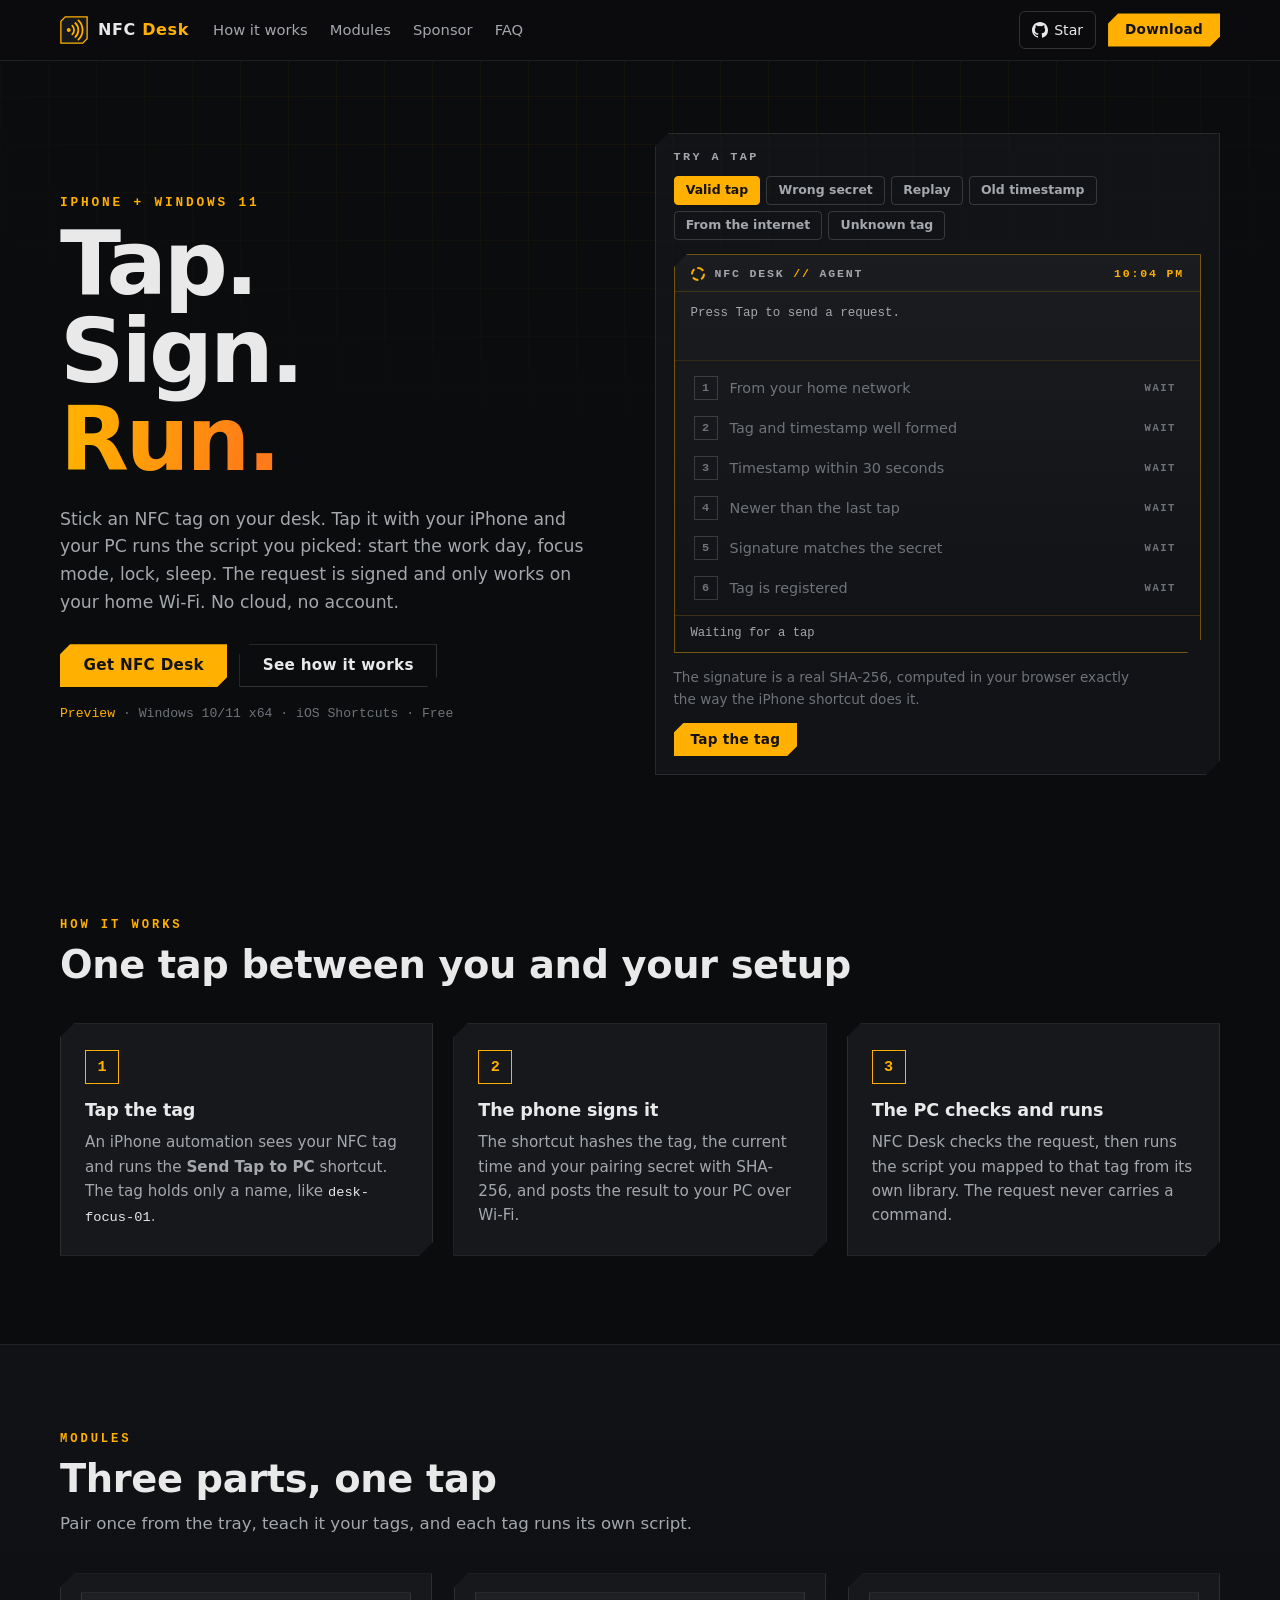
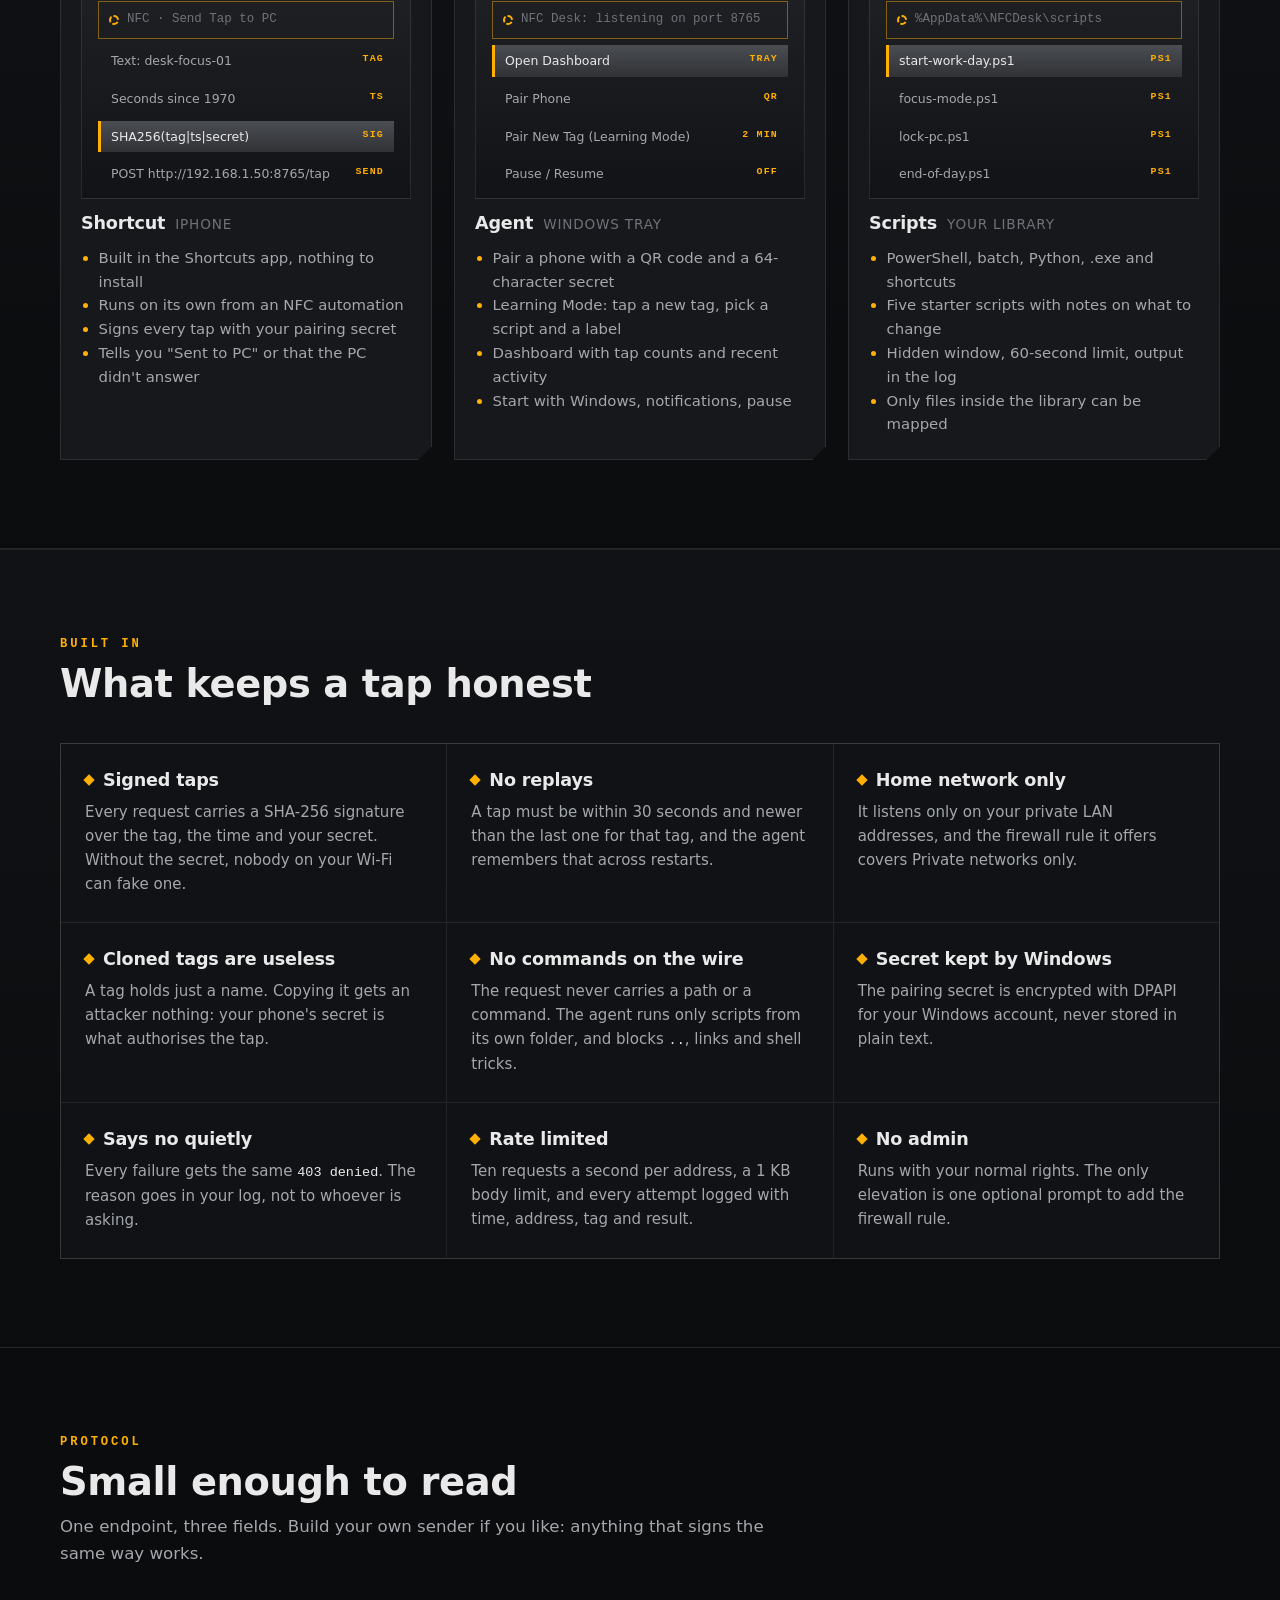
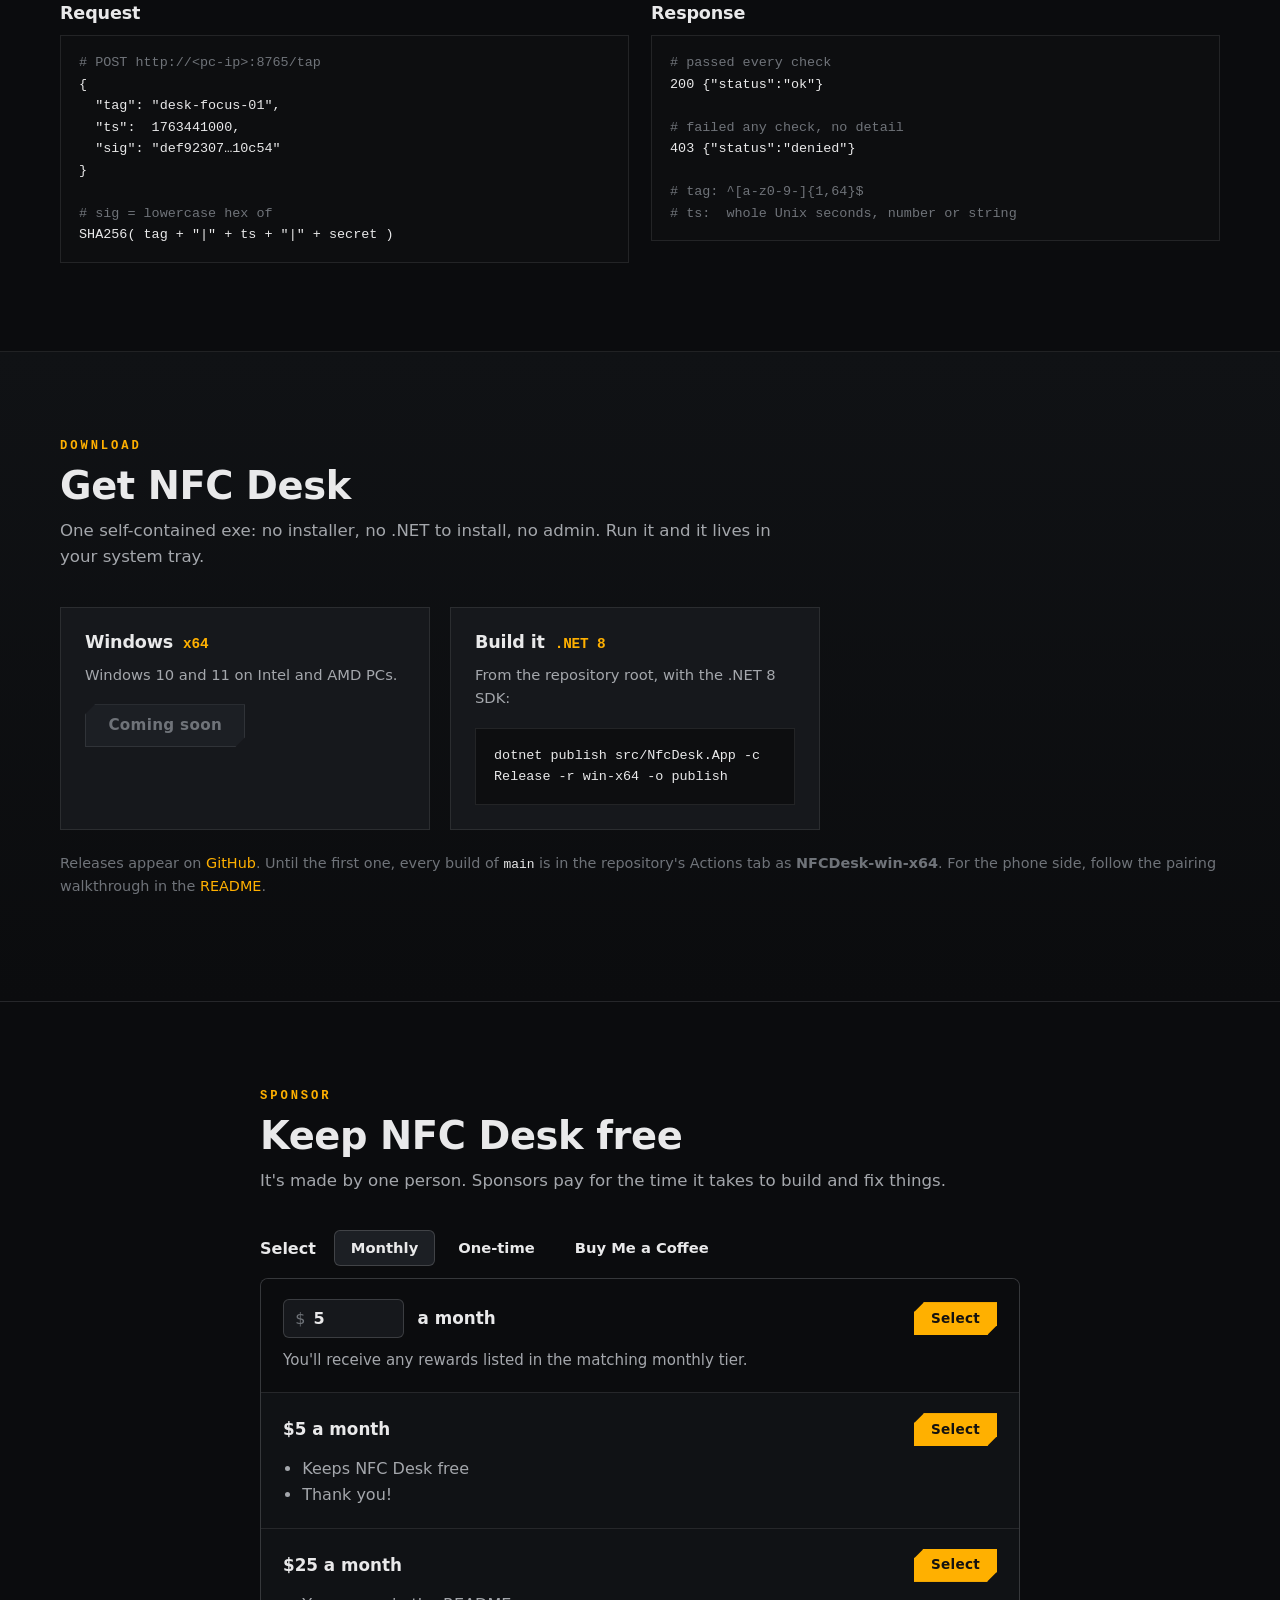
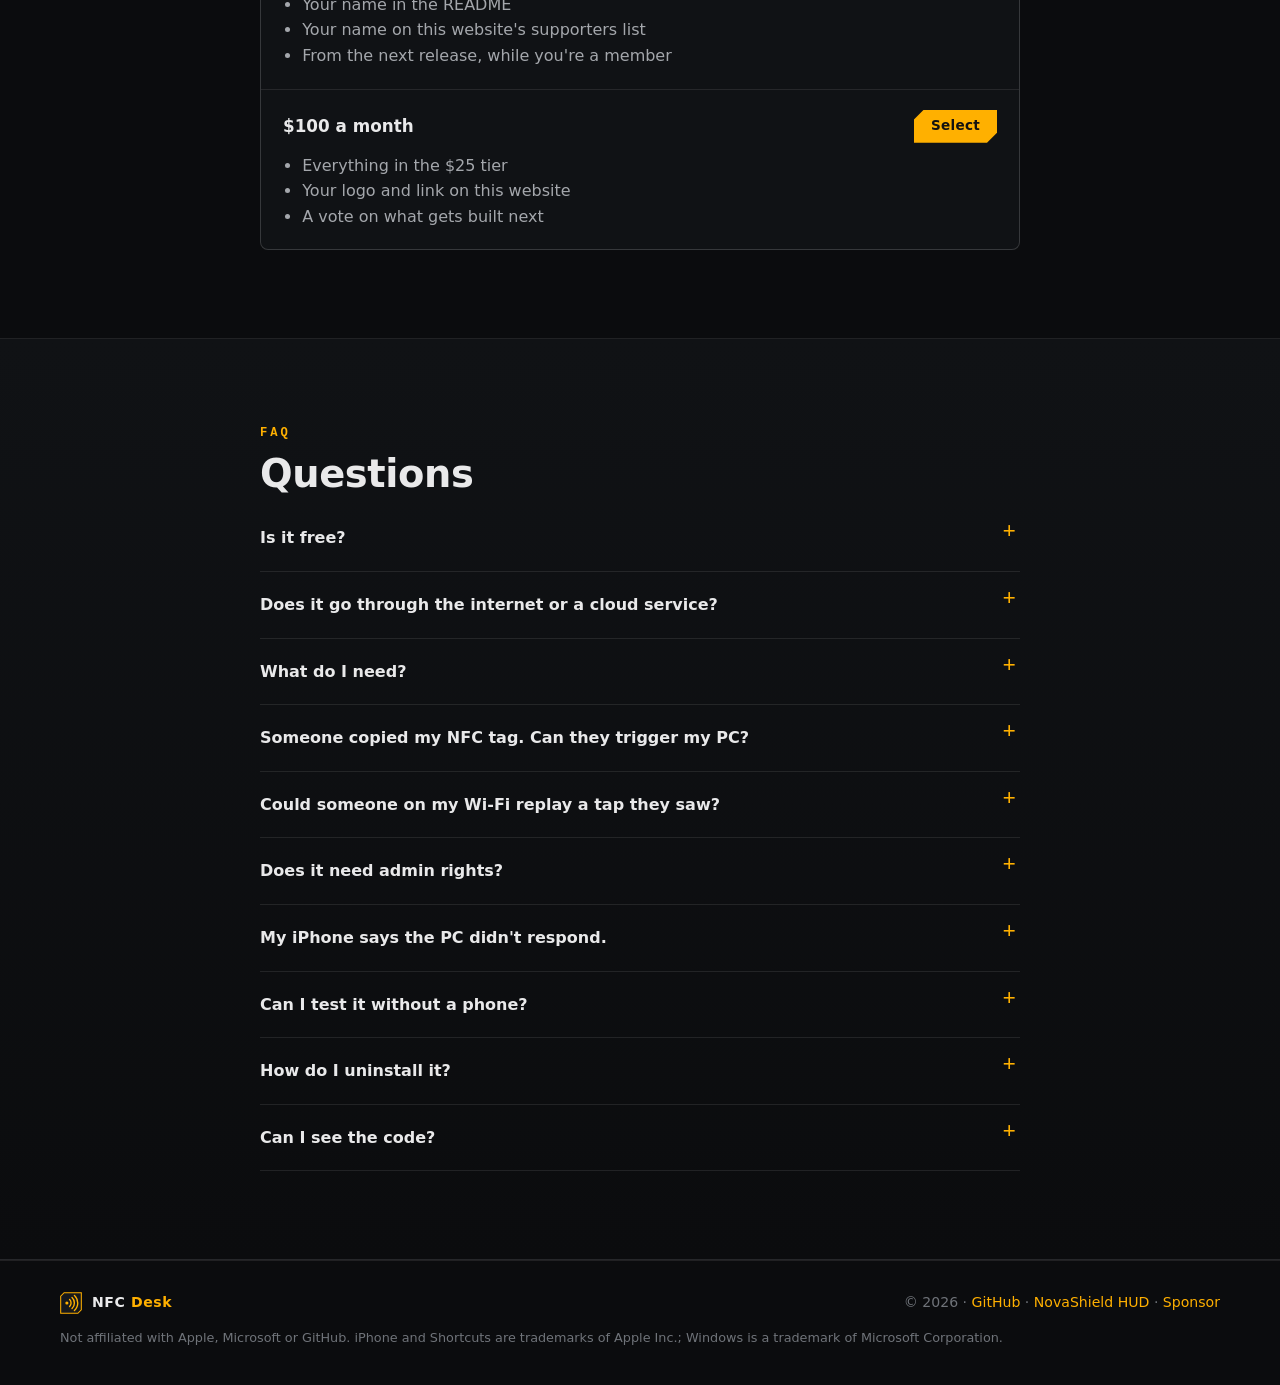
<file: docs/index.html>
<!doctype html>
<html lang="en">
<head>
  <meta charset="utf-8">
  <meta name="viewport" content="width=device-width, initial-scale=1">
  <title>NFC Desk: tap your phone, run your PC</title>
  <meta name="description" content="A Windows tray app that runs your own scripts when your iPhone taps an NFC tag. Signed requests over your home Wi-Fi. Nothing leaves your network.">
  <meta property="og:title" content="NFC Desk">
  <meta property="og:description" content="Tap an NFC tag with your iPhone, and your Windows PC runs the script you chose.">
  <meta property="og:image" content="img/icon-180.png">
  <link rel="icon" href="img/icon.svg" type="image/svg+xml">
  <link rel="apple-touch-icon" href="img/icon-180.png">
  <link rel="stylesheet" href="style.css">
</head>
<body>

<header class="nav">
  <div class="wrap nav-in">
    <a class="brand" href="#top"><img src="img/icon.svg" alt="" width="28" height="28"><span>NFC <b>Desk</b></span></a>
    <nav class="links" aria-label="Sections">
      <a href="#how">How it works</a>
      <a href="#modules">Modules</a>
      <a href="#sponsor">Sponsor</a>
      <a href="#faq">FAQ</a>
    </nav>
    <div class="nav-cta">
      <a class="gh" href="https://github.com/muchkurisrivardhan/NFCS" aria-label="Star on GitHub">
        <svg viewBox="0 0 16 16" width="16" height="16" aria-hidden="true"><path fill="currentColor" d="M8 0C3.58 0 0 3.58 0 8c0 3.54 2.29 6.53 5.47 7.59.4.07.55-.17.55-.38v-1.33c-2.23.48-2.7-1.07-2.7-1.07-.36-.92-.89-1.17-.89-1.17-.73-.5.06-.49.06-.49.8.06 1.23.83 1.23.83.72 1.22 1.88.87 2.33.66.07-.52.28-.87.5-1.07-1.78-.2-3.65-.89-3.65-3.95 0-.87.31-1.59.82-2.15-.08-.2-.36-1.02.08-2.12 0 0 .67-.21 2.2.82a7.6 7.6 0 0 1 4 0c1.53-1.04 2.2-.82 2.2-.82.44 1.1.16 1.92.08 2.12.51.56.82 1.27.82 2.15 0 3.07-1.87 3.75-3.65 3.95.29.25.54.73.54 1.48v2.2c0 .21.15.46.55.38A8 8 0 0 0 16 8c0-4.42-3.58-8-8-8Z"/></svg>
        <span>Star</span><span class="stars" id="stars" hidden></span>
      </a>
      <a class="btn btn-sm" href="#download">Download</a>
    </div>
  </div>
</header>

<main id="top">

  <!-- ============================== hero ============================== -->
  <section class="hero">
    <div class="wrap hero-in">
      <div class="hero-copy">
        <p class="kicker">iPhone + Windows 11</p>
        <h1>Tap.<br>Sign.<br><span class="grad">Run.</span></h1>
        <p class="lede">Stick an NFC tag on your desk. Tap it with your iPhone and your PC runs the script you picked: start the work day, focus mode, lock, sleep. The request is signed and only works on your home Wi-Fi. No cloud, no account.</p>
        <div class="cta">
          <a class="btn" href="#download">Get NFC Desk</a>
          <a class="btn btn-ghost" href="#how">See how it works</a>
        </div>
        <p class="meta"><span>Preview</span> · Windows 10/11 x64 · iOS Shortcuts · Free</p>
      </div>

      <!-- A working model of the agent: signs a real request in your browser and runs the six checks -->
      <div class="sim" id="sim">
        <div class="sim-head">
          <span class="tag">Try a tap</span>
          <div class="scen" role="radiogroup" aria-label="Scenario">
            <button role="radio" aria-checked="true" data-scen="ok">Valid tap</button>
            <button role="radio" aria-checked="false" data-scen="sig">Wrong secret</button>
            <button role="radio" aria-checked="false" data-scen="replay">Replay</button>
            <button role="radio" aria-checked="false" data-scen="skew">Old timestamp</button>
            <button role="radio" aria-checked="false" data-scen="wan">From the internet</button>
            <button role="radio" aria-checked="false" data-scen="unknown">Unknown tag</button>
          </div>
        </div>
        <div class="term">
          <div class="term-head"><span class="ring" aria-hidden="true"></span><span>NFC DESK <i>//</i> AGENT</span><span class="bar-time" id="clock">--:--</span></div>
          <pre class="req" id="req" aria-live="polite">Press Tap to send a request.</pre>
          <ol class="checks" id="checks">
            <li data-i="0"><span class="n">1</span><span class="t">From your home network</span><span class="r">WAIT</span></li>
            <li data-i="1"><span class="n">2</span><span class="t">Tag and timestamp well formed</span><span class="r">WAIT</span></li>
            <li data-i="2"><span class="n">3</span><span class="t">Timestamp within 30 seconds</span><span class="r">WAIT</span></li>
            <li data-i="3"><span class="n">4</span><span class="t">Newer than the last tap</span><span class="r">WAIT</span></li>
            <li data-i="4"><span class="n">5</span><span class="t">Signature matches the secret</span><span class="r">WAIT</span></li>
            <li data-i="5"><span class="n">6</span><span class="t">Tag is registered</span><span class="r">WAIT</span></li>
          </ol>
          <div class="term-foot"><span class="resp" id="resp">Waiting for a tap</span><span id="action"></span></div>
        </div>
        <div class="sim-foot">
          <p class="sim-hint">The signature is a real SHA-256, computed in your browser exactly the way the iPhone shortcut does it.</p>
          <button class="btn btn-sm" id="tap" type="button">Tap the tag</button>
        </div>
      </div>
    </div>
  </section>

  <!-- ============================ steps ============================ -->
  <section class="section" id="how">
    <div class="wrap">
      <p class="eyebrow">How it works</p>
      <h2>One tap between you and your setup</h2>
      <ol class="steps">
        <li><span class="num">1</span><h3>Tap the tag</h3><p>An iPhone automation sees your NFC tag and runs the <b>Send Tap to PC</b> shortcut. The tag holds only a name, like <code>desk-focus-01</code>.</p></li>
        <li><span class="num">2</span><h3>The phone signs it</h3><p>The shortcut hashes the tag, the current time and your pairing secret with SHA-256, and posts the result to your PC over Wi-Fi.</p></li>
        <li><span class="num">3</span><h3>The PC checks and runs</h3><p>NFC Desk checks the request, then runs the script you mapped to that tag from its own library. The request never carries a command.</p></li>
      </ol>
    </div>
  </section>

  <!-- ============================ modules ============================ -->
  <section class="section alt" id="modules">
    <div class="wrap">
      <p class="eyebrow">Modules</p>
      <h2>Three parts, one tap</h2>
      <p class="sub">Pair once from the tray, teach it your tags, and each tag runs its own script.</p>
      <div class="cards3">
        <article class="card">
          <div class="card-art art" aria-hidden="true">
            <div class="mini-bar"><span></span>NFC · Send Tap to PC</div>
            <div class="mini-row">Text: desk-focus-01<em>TAG</em></div>
            <div class="mini-row">Seconds since 1970<em>TS</em></div>
            <div class="mini-row on">SHA256(tag|ts|secret)<em>SIG</em></div>
            <div class="mini-row">POST http://192.168.1.50:8765/tap<em>SEND</em></div>
          </div>
          <h3>Shortcut <span>iPhone</span></h3>
          <ul>
            <li>Built in the Shortcuts app, nothing to install</li>
            <li>Runs on its own from an NFC automation</li>
            <li>Signs every tap with your pairing secret</li>
            <li>Tells you "Sent to PC" or that the PC didn't answer</li>
          </ul>
        </article>
        <article class="card">
          <div class="card-art art" aria-hidden="true">
            <div class="mini-bar"><span></span>NFC Desk: listening on port 8765</div>
            <div class="mini-row on">Open Dashboard<em>TRAY</em></div>
            <div class="mini-row">Pair Phone<em>QR</em></div>
            <div class="mini-row">Pair New Tag (Learning Mode)<em>2 MIN</em></div>
            <div class="mini-row">Pause / Resume<em>OFF</em></div>
          </div>
          <h3>Agent <span>Windows tray</span></h3>
          <ul>
            <li>Pair a phone with a QR code and a 64-character secret</li>
            <li>Learning Mode: tap a new tag, pick a script and a label</li>
            <li>Dashboard with tap counts and recent activity</li>
            <li>Start with Windows, notifications, pause</li>
          </ul>
        </article>
        <article class="card">
          <div class="card-art art" aria-hidden="true">
            <div class="mini-bar"><span></span>%AppData%\NFCDesk\scripts</div>
            <div class="mini-row on">start-work-day.ps1<em>PS1</em></div>
            <div class="mini-row">focus-mode.ps1<em>PS1</em></div>
            <div class="mini-row">lock-pc.ps1<em>PS1</em></div>
            <div class="mini-row">end-of-day.ps1<em>PS1</em></div>
          </div>
          <h3>Scripts <span>your library</span></h3>
          <ul>
            <li>PowerShell, batch, Python, .exe and shortcuts</li>
            <li>Five starter scripts with notes on what to change</li>
            <li>Hidden window, 60-second limit, output in the log</li>
            <li>Only files inside the library can be mapped</li>
          </ul>
        </article>
      </div>
    </div>
  </section>

  <!-- ============================ features ============================ -->
  <section class="section alt">
    <div class="wrap">
      <p class="eyebrow">Built in</p>
      <h2>What keeps a tap honest</h2>
      <div class="grid">
        <div class="feat"><h3>Signed taps</h3><p>Every request carries a SHA-256 signature over the tag, the time and your secret. Without the secret, nobody on your Wi-Fi can fake one.</p></div>
        <div class="feat"><h3>No replays</h3><p>A tap must be within 30 seconds and newer than the last one for that tag, and the agent remembers that across restarts.</p></div>
        <div class="feat"><h3>Home network only</h3><p>It listens only on your private LAN addresses, and the firewall rule it offers covers Private networks only.</p></div>
        <div class="feat"><h3>Cloned tags are useless</h3><p>A tag holds just a name. Copying it gets an attacker nothing: your phone's secret is what authorises the tap.</p></div>
        <div class="feat"><h3>No commands on the wire</h3><p>The request never carries a path or a command. The agent runs only scripts from its own folder, and blocks <code>..</code>, links and shell tricks.</p></div>
        <div class="feat"><h3>Secret kept by Windows</h3><p>The pairing secret is encrypted with DPAPI for your Windows account, never stored in plain text.</p></div>
        <div class="feat"><h3>Says no quietly</h3><p>Every failure gets the same <code>403 denied</code>. The reason goes in your log, not to whoever is asking.</p></div>
        <div class="feat"><h3>Rate limited</h3><p>Ten requests a second per address, a 1 KB body limit, and every attempt logged with time, address, tag and result.</p></div>
        <div class="feat"><h3>No admin</h3><p>Runs with your normal rights. The only elevation is one optional prompt to add the firewall rule.</p></div>
      </div>
    </div>
  </section>

  <!-- ============================ protocol ============================ -->
  <section class="section">
    <div class="wrap">
      <p class="eyebrow">Protocol</p>
      <h2>Small enough to read</h2>
      <p class="sub">One endpoint, three fields. Build your own sender if you like: anything that signs the same way works.</p>
      <div class="proto">
        <div>
          <h3>Request</h3>
<pre class="code"><span class="c"># POST http://&lt;pc-ip&gt;:8765/tap</span>
{
  "tag": "desk-focus-01",
  "ts":  1763441000,
  "sig": "def92307…10c54"
}

<span class="c"># sig = lowercase hex of</span>
SHA256( tag + "|" + ts + "|" + secret )</pre>
        </div>
        <div>
          <h3>Response</h3>
<pre class="code"><span class="c"># passed every check</span>
200 {"status":"ok"}

<span class="c"># failed any check, no detail</span>
403 {"status":"denied"}

<span class="c"># tag: ^[a-z0-9-]{1,64}$
# ts:  whole Unix seconds, number or string</span></pre>
        </div>
      </div>
    </div>
  </section>

  <!-- ============================ download ============================ -->
  <section class="section alt" id="download">
    <div class="wrap">
      <p class="eyebrow">Download</p>
      <h2>Get NFC Desk</h2>
      <p class="sub">One self-contained exe: no installer, no .NET to install, no admin. Run it and it lives in your system tray.</p>
      <div class="dl">
        <div class="dl-card">
          <h3>Windows <span>x64</span></h3>
          <p>Windows 10 and 11 on Intel and AMD PCs.</p>
          <a class="btn btn-disabled dl-link" data-asset="NFCDesk.exe" aria-disabled="true">Coming soon</a>
        </div>
        <div class="dl-card">
          <h3>Build it <span>.NET 8</span></h3>
          <p>From the repository root, with the .NET 8 SDK:</p>
          <pre class="code">dotnet publish src/NfcDesk.App -c Release -r win-x64 -o publish</pre>
        </div>
      </div>
      <p class="note" id="dl-note">Releases appear on <a href="https://github.com/muchkurisrivardhan/NFCS/releases">GitHub</a>. Until the first one, every build of <code>main</code> is in the repository's Actions tab as <b>NFCDesk-win-x64</b>. For the phone side, follow the pairing walkthrough in the <a href="https://github.com/muchkurisrivardhan/NFCS#readme">README</a>.</p>
    </div>
  </section>

  <!-- ============================ sponsor ============================ -->
  <section class="section" id="sponsor">
    <div class="wrap narrow">
      <p class="eyebrow">Sponsor</p>
      <h2>Keep NFC Desk free</h2>
      <p class="sub">It's made by one person. Sponsors pay for the time it takes to build and fix things.</p>

      <div class="sponsor">
        <div class="sp-tabs" role="tablist" aria-label="How to sponsor">
          <span class="sp-label">Select</span>
          <button role="tab" aria-selected="true" data-tab="monthly">Monthly</button>
          <button role="tab" aria-selected="false" data-tab="once">One-time</button>
          <button role="tab" aria-selected="false" data-tab="coffee">Buy Me a Coffee</button>
        </div>

        <div class="sp-panel" data-panel="monthly">
          <div class="tier custom">
            <div class="tier-row"><label class="amount"><span>$</span><input id="monthly-amount" type="number" min="1" step="1" value="5" aria-label="Monthly amount in dollars"></label><b>a month</b><a class="btn btn-sm sponsor-link" data-kind="sponsors" href="#">Select</a></div>
            <p>You'll receive any rewards listed in the matching monthly tier.</p>
          </div>
          <div class="tier">
            <div class="tier-row"><b>$5 a month</b><a class="btn btn-sm sponsor-link" data-kind="sponsors" data-amt="5" href="#">Select</a></div>
            <ul><li>Keeps NFC Desk free</li><li>Thank you!</li></ul>
          </div>
          <div class="tier">
            <div class="tier-row"><b>$25 a month</b><a class="btn btn-sm sponsor-link" data-kind="sponsors" data-amt="25" href="#">Select</a></div>
            <ul><li>Your name in the README</li><li>Your name on this website's supporters list</li><li>From the next release, while you're a member</li></ul>
          </div>
          <div class="tier">
            <div class="tier-row"><b>$100 a month</b><a class="btn btn-sm sponsor-link" data-kind="sponsors" data-amt="100" href="#">Select</a></div>
            <ul><li>Everything in the $25 tier</li><li>Your logo and link on this website</li><li>A vote on what gets built next</li></ul>
          </div>
        </div>

        <div class="sp-panel" data-panel="once" hidden>
          <div class="tier">
            <div class="tier-row amounts">
              <button class="amt" data-amt="5">$5</button><button class="amt" data-amt="10">$10</button><button class="amt" data-amt="25">$25</button><button class="amt" data-amt="50">$50</button>
            </div>
            <p>A one-time thank-you through GitHub Sponsors. No account needed beyond GitHub.</p>
            <div class="tier-row"><span></span><a class="btn btn-sm sponsor-link" data-kind="sponsors-once" href="#">Sponsor once</a></div>
          </div>
        </div>

        <div class="sp-panel" data-panel="coffee" hidden>
          <div class="tier">
            <div class="tier-row"><b>Buy me a coffee</b><a class="btn btn-sm sponsor-link" data-kind="coffee" href="#">Open Buy Me a Coffee</a></div>
            <p>Card or PayPal, one-time or monthly, without a GitHub account.</p>
          </div>
        </div>

        <p class="sp-soon" id="sp-soon" hidden>GitHub Sponsors opens soon. Buy Me a Coffee works today.</p>
      </div>
    </div>
  </section>

  <!-- ============================ faq ============================ -->
  <section class="section alt" id="faq">
    <div class="wrap narrow">
      <p class="eyebrow">FAQ</p>
      <h2>Questions</h2>
      <details><summary>Is it free?</summary><p>Yes. NFC Desk and the iPhone shortcut are free. Sponsors keep it that way.</p></details>
      <details><summary>Does it go through the internet or a cloud service?</summary><p>No. The phone talks straight to your PC over your home Wi-Fi. The agent only accepts requests from private network addresses, and there's no account or telemetry.</p></details>
      <details><summary>What do I need?</summary><p>A Windows 10 or 11 PC, an iPhone that can run NFC automations in Shortcuts, and any blank NFC tags. The phone and the PC must be on the same home network.</p></details>
      <details><summary>Someone copied my NFC tag. Can they trigger my PC?</summary><p>No. The tag only holds a name. A tap counts only when it's signed with the secret stored on your phone, so a copied tag tapped with another phone is refused.</p></details>
      <details><summary>Could someone on my Wi-Fi replay a tap they saw?</summary><p>No. Each tap includes the time, must arrive within 30 seconds, and must be newer than the last accepted tap for that tag. A captured request is refused the second time.</p></details>
      <details><summary>Does it need admin rights?</summary><p>No. It runs as you. The first time it starts, it offers to add a Windows Firewall rule for Private networks; that one step asks for permission, and you can skip it and add the rule yourself.</p></details>
      <details><summary>My iPhone says the PC didn't respond.</summary><p>Check that NFC Desk is running, that the phone is on the same Wi-Fi, and that the network is set to Private in Windows (the tray tooltip warns you when it isn't). If your PC's address changed, copy the new URL from Pair Phone into the shortcut, or reserve the address in your router.</p></details>
      <details><summary>Can I test it without a phone?</summary><p>Yes. <code>tools/send-test-tap.ps1</code> sends signed taps from PowerShell, including deliberately bad ones (wrong signature, old timestamp, replays) so you can watch the log refuse them.</p></details>
      <details><summary>How do I uninstall it?</summary><p>Turn off Start with Windows, quit from the tray, delete the exe and the <code>%AppData%\NFCDesk</code> folder, and remove the "NFC Desk Agent" firewall rule if you added it.</p></details>
      <details><summary>Can I see the code?</summary><p>Yes, it's public on <a href="https://github.com/muchkurisrivardhan/NFCS">GitHub</a>, along with SECURITY.md, which explains the threat model and what each check stops.</p></details>
    </div>
  </section>

</main>

<footer class="foot">
  <div class="wrap foot-in">
    <span class="brand"><img src="img/icon.svg" alt="" width="22" height="22"><span>NFC <b>Desk</b></span></span>
    <span>© 2026 · <a href="https://github.com/muchkurisrivardhan/NFCS">GitHub</a> · <a href="https://muchkurisrivardhan.github.io/NovaShieldHUD/">NovaShield HUD</a> · <a href="#sponsor">Sponsor</a></span>
    <span class="fine">Not affiliated with Apple, Microsoft or GitHub. iPhone and Shortcuts are trademarks of Apple Inc.; Windows is a trademark of Microsoft Corporation.</span>
  </div>
</footer>

<script src="app.js"></script>
</body>
</html>
</file>
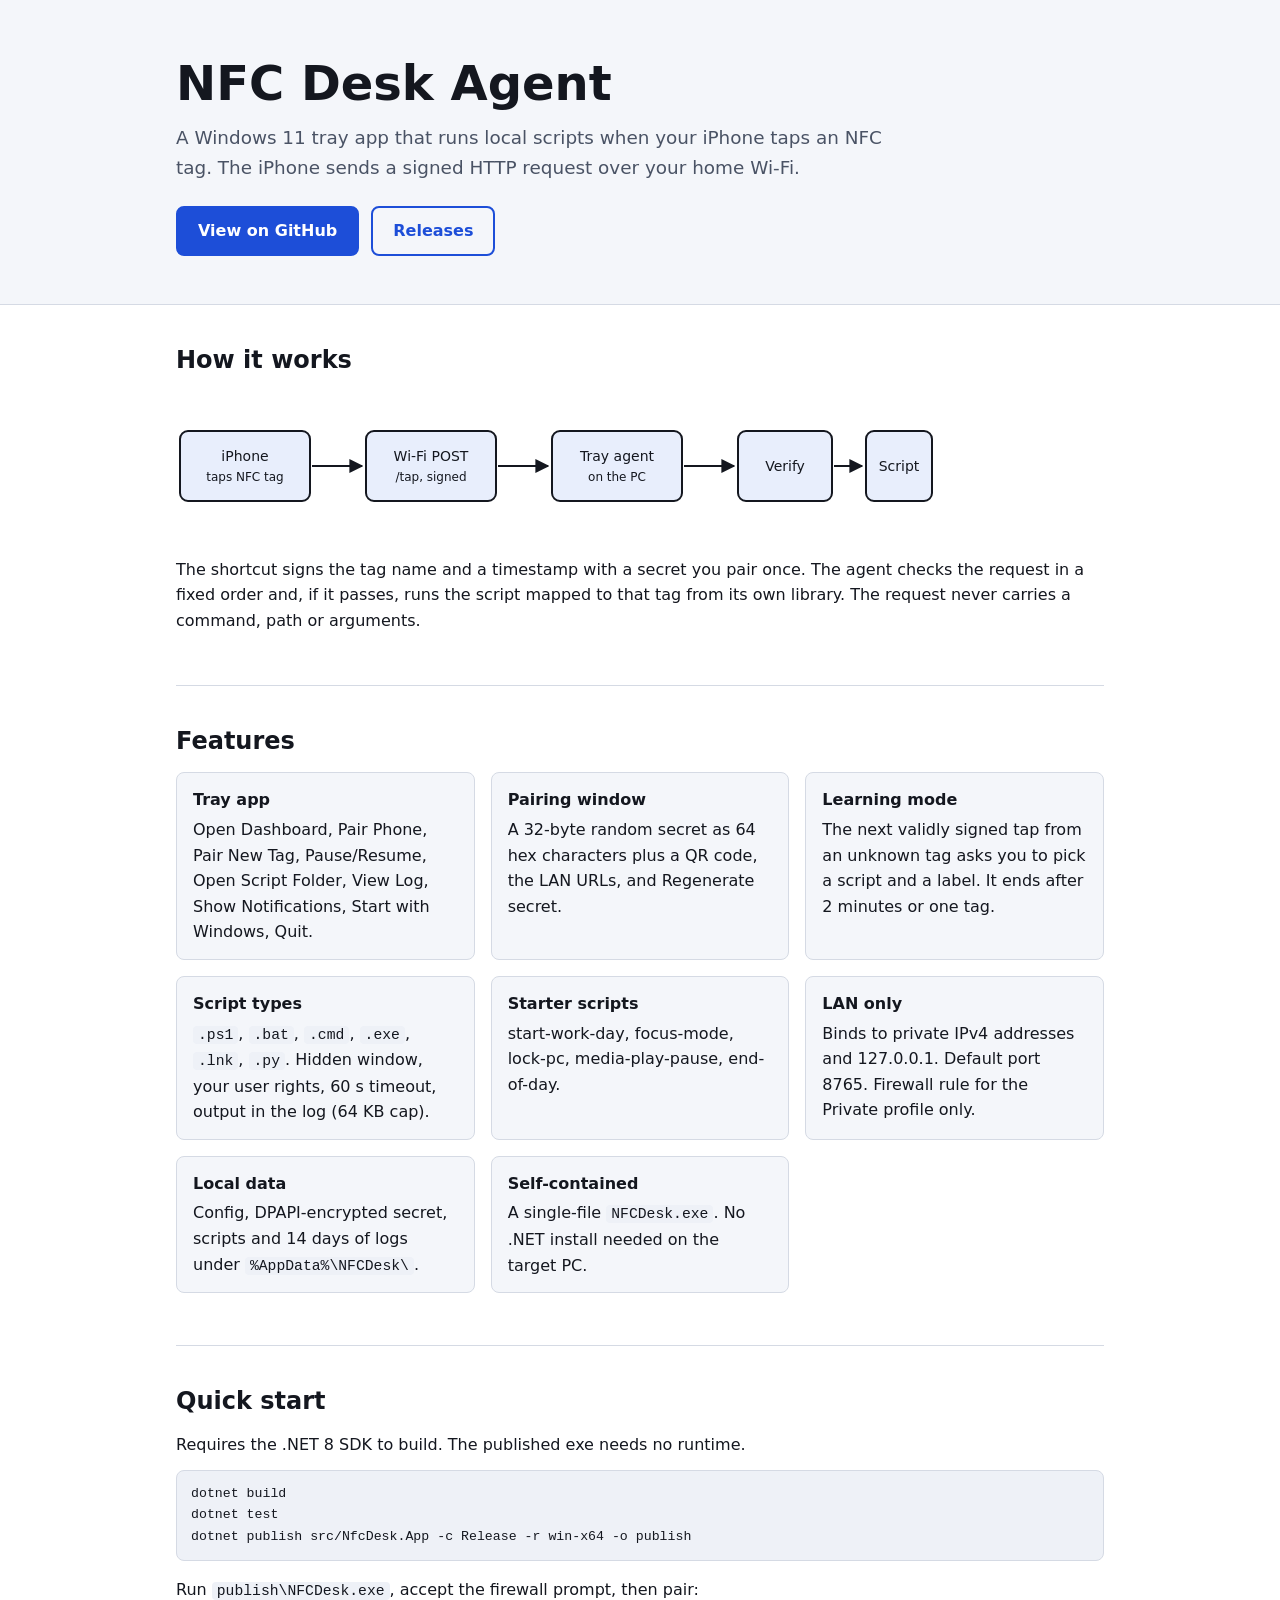
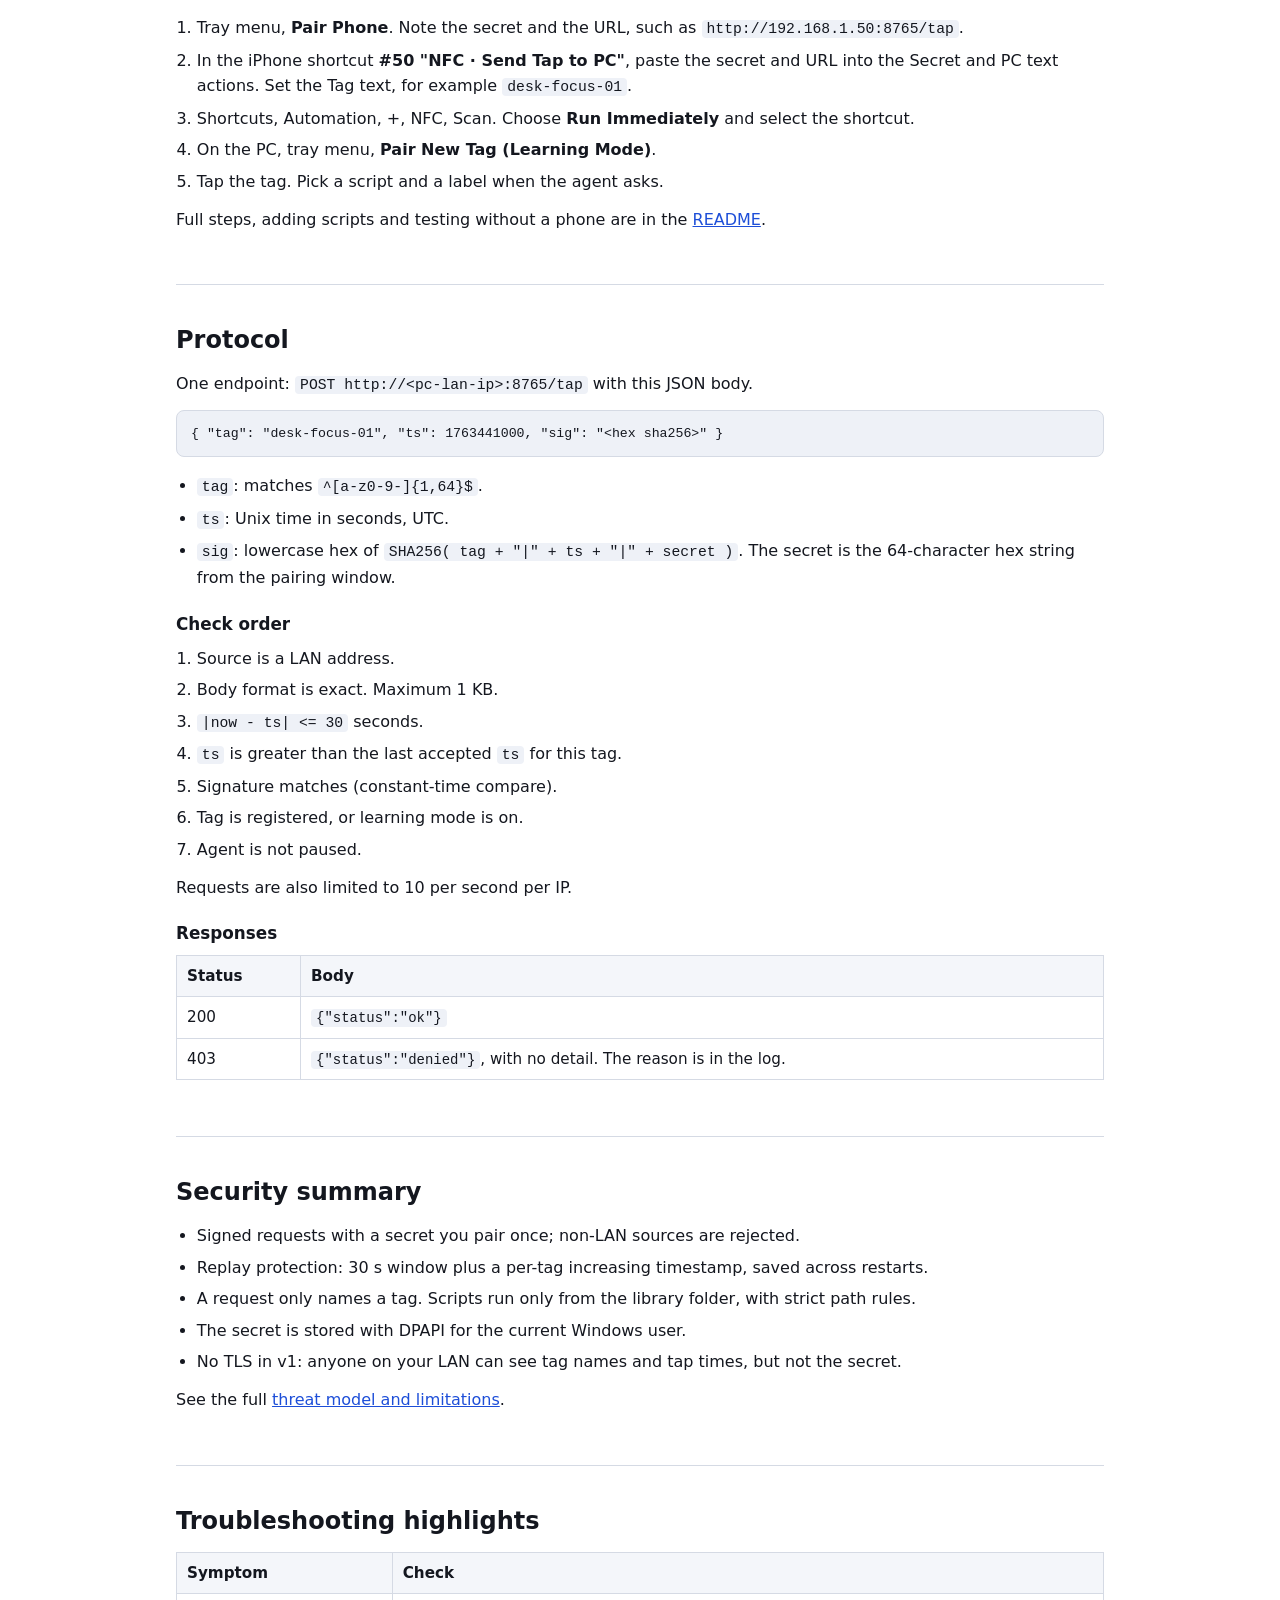
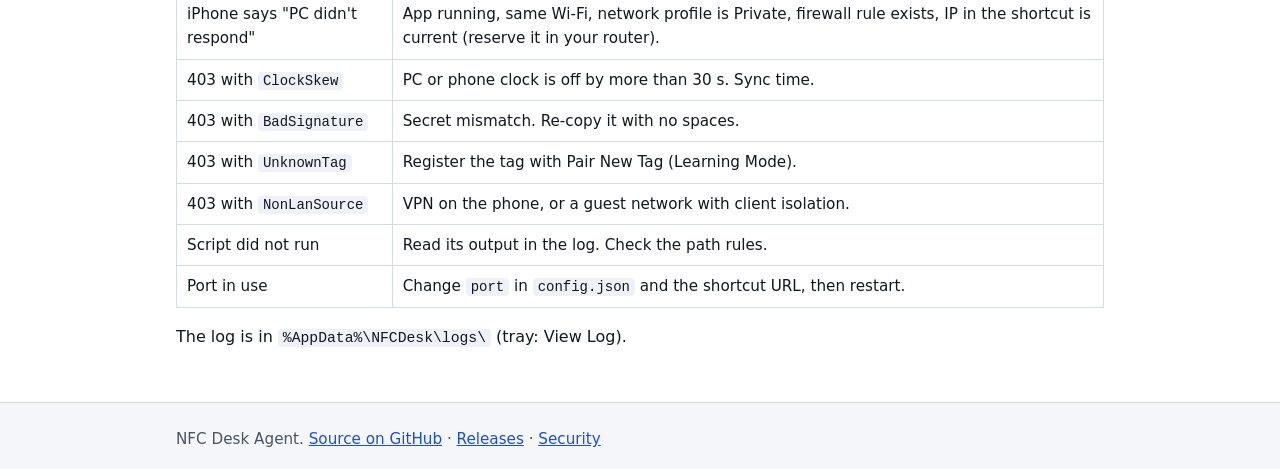
<file: site/index.html>
<!doctype html>
<html lang="en">
<head>
<meta charset="utf-8">
<meta name="viewport" content="width=device-width, initial-scale=1">
<title>NFC Desk Agent</title>
<meta name="description" content="A Windows 11 tray app that runs local scripts when an iPhone taps an NFC tag. Signed HTTP requests over your home Wi-Fi.">
<link rel="icon" href="data:image/svg+xml,%3Csvg xmlns='http://www.w3.org/2000/svg' viewBox='0 0 32 32'%3E%3Crect width='32' height='32' rx='7' fill='%232563eb'/%3E%3Cpath d='M10 9a10 10 0 0 1 0 14M15 11.5a6.5 6.5 0 0 1 0 9M20 14a3 3 0 0 1 0 4' fill='none' stroke='white' stroke-width='2.4' stroke-linecap='round'/%3E%3C/svg%3E">
<style>
:root{
  --bg:#ffffff; --bg-alt:#f4f6fa; --fg:#14171f; --muted:#4a5365; --border:#d5dae4;
  --accent:#1d4ed8; --accent-fg:#ffffff; --code-bg:#eef1f7; --node:#e8eefc; --ok:#146c2e;
}
@media (prefers-color-scheme: dark){
  :root{
    --bg:#0f1218; --bg-alt:#171b24; --fg:#e8ebf2; --muted:#a6aebf; --border:#2d3443;
    --accent:#7aa2ff; --accent-fg:#0b1020; --code-bg:#1b2030; --node:#1f2a4a; --ok:#6fd48a;
  }
}
*{box-sizing:border-box}
html{-webkit-text-size-adjust:100%}
body{margin:0;background:var(--bg);color:var(--fg);font:16px/1.6 system-ui,-apple-system,"Segoe UI",Roboto,"Helvetica Neue",Arial,sans-serif}
.wrap{max-width:960px;margin:0 auto;padding:0 16px}
header.hero{background:var(--bg-alt);border-bottom:1px solid var(--border);padding:56px 0 48px}
h1{font-size:clamp(2rem,6vw,3rem);line-height:1.15;margin:0 0 12px}
h2{font-size:1.5rem;margin:0 0 16px;line-height:1.25}
h3{font-size:1.05rem;margin:20px 0 8px}
.lead{font-size:1.15rem;color:var(--muted);max-width:40em;margin:0 0 24px}
.btns{display:flex;flex-wrap:wrap;gap:12px}
.btn{display:inline-block;padding:10px 20px;border-radius:8px;border:2px solid var(--accent);text-decoration:none;font-weight:600;color:var(--accent)}
.btn.primary{background:var(--accent);color:var(--accent-fg)}
.btn:focus-visible,a:focus-visible{outline:3px solid var(--fg);outline-offset:2px}
main section{padding:40px 0;border-bottom:1px solid var(--border)}
main section:last-child{border-bottom:0}
a{color:var(--accent)}
p{margin:0 0 12px}
ul,ol{padding-left:1.3em;margin:0 0 12px}
li{margin-bottom:6px}
pre{background:var(--code-bg);border:1px solid var(--border);border-radius:8px;padding:12px 14px;overflow-x:auto;margin:0 0 16px;font-size:.9rem;line-height:1.5}
code{font-family:ui-monospace,SFMono-Regular,Menlo,Consolas,monospace;font-size:.92em}
p code,li code,td code{background:var(--code-bg);padding:1px 5px;border-radius:4px;overflow-wrap:anywhere}
pre code{background:none;padding:0}
.diagram{margin:0 0 16px;color:var(--fg)}
.diagram-v{display:none}.diagram-v svg{max-width:300px;margin:0 auto}
@media (max-width:600px){.diagram-h{display:none}.diagram-v{display:block}}
.diagram svg{width:100%;height:auto;display:block;max-width:760px}
.grid{display:grid;grid-template-columns:repeat(auto-fit,minmax(240px,1fr));gap:16px;list-style:none;padding:0}
.grid li{background:var(--bg-alt);border:1px solid var(--border);border-radius:8px;padding:14px 16px;margin:0}
.grid strong{display:block;margin-bottom:4px}
.tablewrap{overflow-x:auto;margin:0 0 16px}
table{border-collapse:collapse;width:100%;min-width:480px;font-size:.95rem}
th,td{text-align:left;vertical-align:top;border:1px solid var(--border);padding:8px 10px}
th{background:var(--bg-alt)}
footer{background:var(--bg-alt);border-top:1px solid var(--border);padding:24px 0;color:var(--muted);font-size:.95rem}
footer p{margin:0 0 6px}
</style>
</head>
<body>
<header class="hero">
  <div class="wrap">
    <h1>NFC Desk Agent</h1>
    <p class="lead">A Windows 11 tray app that runs local scripts when your iPhone taps an NFC tag. The iPhone sends a signed HTTP request over your home Wi-Fi.</p>
    <div class="btns">
      <a class="btn primary" href="https://github.com/muchkurisrivardhan/NFCS">View on GitHub</a>
      <a class="btn" href="https://github.com/muchkurisrivardhan/NFCS/releases">Releases</a>
    </div>
  </div>
</header>

<main class="wrap">
<section id="how" aria-labelledby="how-h">
  <h2 id="how-h">How it works</h2>
  <figure class="diagram diagram-h" style="margin:0 0 16px">
    <svg viewBox="0 0 760 150" role="img" aria-labelledby="dt dd" fill="none" stroke="currentColor" stroke-width="2">
      <title id="dt">Tap flow</title>
      <desc id="dd">An iPhone sends a signed POST over Wi-Fi to the tray agent, which verifies the request and runs a script.</desc>
      <defs><marker id="ah" viewBox="0 0 10 10" refX="9" refY="5" markerWidth="7" markerHeight="7" orient="auto"><path d="M0 0L10 5L0 10z" fill="currentColor" stroke="none"/></marker></defs>
      <g font-family="system-ui,Segoe UI,sans-serif" font-size="14" text-anchor="middle" fill="currentColor" stroke="none">
        <rect x="4" y="40" width="130" height="70" rx="8" style="fill:var(--node);stroke:currentColor;stroke-width:2"/>
        <text x="69" y="70">iPhone</text><text x="69" y="90" font-size="12">taps NFC tag</text>
        <rect x="190" y="40" width="130" height="70" rx="8" style="fill:var(--node);stroke:currentColor;stroke-width:2"/>
        <text x="255" y="70">Wi-Fi POST</text><text x="255" y="90" font-size="12">/tap, signed</text>
        <rect x="376" y="40" width="130" height="70" rx="8" style="fill:var(--node);stroke:currentColor;stroke-width:2"/>
        <text x="441" y="70">Tray agent</text><text x="441" y="90" font-size="12">on the PC</text>
        <rect x="562" y="40" width="94" height="70" rx="8" style="fill:var(--node);stroke:currentColor;stroke-width:2"/>
        <text x="609" y="80">Verify</text>
        <rect x="690" y="40" width="66" height="70" rx="8" style="fill:var(--node);stroke:currentColor;stroke-width:2"/>
        <text x="723" y="80">Script</text>
      </g>
      <path d="M136 75H186" marker-end="url(#ah)"/><path d="M322 75H372" marker-end="url(#ah)"/><path d="M508 75H558" marker-end="url(#ah)"/><path d="M658 75H686" marker-end="url(#ah)"/>
    </svg>
  </figure>
  <figure class="diagram diagram-v" style="margin:0 0 16px">
    <svg viewBox="0 0 300 420" role="img" aria-label="Tap flow: iPhone taps NFC tag, Wi-Fi POST to /tap signed, tray agent on the PC, verify, script." fill="none" stroke="currentColor" stroke-width="2">
      <defs><marker id="ah2" viewBox="0 0 10 10" refX="9" refY="5" markerWidth="7" markerHeight="7" orient="auto"><path d="M0 0L10 5L0 10z" fill="currentColor" stroke="none"/></marker></defs>
      <g font-family="system-ui,Segoe UI,sans-serif" font-size="16" text-anchor="middle" fill="currentColor" stroke="none">
        <rect x="50" y="4" width="200" height="56" rx="8" style="fill:var(--node);stroke:currentColor;stroke-width:2"/><text x="150" y="29">iPhone</text><text x="150" y="48" font-size="13">taps NFC tag</text>
        <rect x="50" y="88" width="200" height="56" rx="8" style="fill:var(--node);stroke:currentColor;stroke-width:2"/><text x="150" y="113">Wi-Fi POST</text><text x="150" y="132" font-size="13">/tap, signed</text>
        <rect x="50" y="172" width="200" height="56" rx="8" style="fill:var(--node);stroke:currentColor;stroke-width:2"/><text x="150" y="197">Tray agent</text><text x="150" y="216" font-size="13">on the PC</text>
        <rect x="50" y="256" width="200" height="56" rx="8" style="fill:var(--node);stroke:currentColor;stroke-width:2"/><text x="150" y="290">Verify</text>
        <rect x="50" y="340" width="200" height="56" rx="8" style="fill:var(--node);stroke:currentColor;stroke-width:2"/><text x="150" y="374">Script</text>
      </g>
      <path d="M150 62V84" marker-end="url(#ah2)"/><path d="M150 146V168" marker-end="url(#ah2)"/><path d="M150 230V252" marker-end="url(#ah2)"/><path d="M150 314V336" marker-end="url(#ah2)"/>
    </svg>
  </figure>
  <p>The shortcut signs the tag name and a timestamp with a secret you pair once. The agent checks the request in a fixed order and, if it passes, runs the script mapped to that tag from its own library. The request never carries a command, path or arguments.</p>
</section>

<section id="features" aria-labelledby="feat-h">
  <h2 id="feat-h">Features</h2>
  <ul class="grid">
    <li><strong>Tray app</strong>Open Dashboard, Pair Phone, Pair New Tag, Pause/Resume, Open Script Folder, View Log, Show Notifications, Start with Windows, Quit.</li>
    <li><strong>Pairing window</strong>A 32-byte random secret as 64 hex characters plus a QR code, the LAN URLs, and Regenerate secret.</li>
    <li><strong>Learning mode</strong>The next validly signed tap from an unknown tag asks you to pick a script and a label. It ends after 2 minutes or one tag.</li>
    <li><strong>Script types</strong><code>.ps1</code>, <code>.bat</code>, <code>.cmd</code>, <code>.exe</code>, <code>.lnk</code>, <code>.py</code>. Hidden window, your user rights, 60 s timeout, output in the log (64 KB cap).</li>
    <li><strong>Starter scripts</strong>start-work-day, focus-mode, lock-pc, media-play-pause, end-of-day.</li>
    <li><strong>LAN only</strong>Binds to private IPv4 addresses and 127.0.0.1. Default port 8765. Firewall rule for the Private profile only.</li>
    <li><strong>Local data</strong>Config, DPAPI-encrypted secret, scripts and 14 days of logs under <code>%AppData%\NFCDesk\</code>.</li>
    <li><strong>Self-contained</strong>A single-file <code>NFCDesk.exe</code>. No .NET install needed on the target PC.</li>
  </ul>
</section>

<section id="quickstart" aria-labelledby="qs-h">
  <h2 id="qs-h">Quick start</h2>
  <p>Requires the .NET 8 SDK to build. The published exe needs no runtime.</p>
<pre><code>dotnet build
dotnet test
dotnet publish src/NfcDesk.App -c Release -r win-x64 -o publish</code></pre>
  <p>Run <code>publish\NFCDesk.exe</code>, accept the firewall prompt, then pair:</p>
  <ol>
    <li>Tray menu, <strong>Pair Phone</strong>. Note the secret and the URL, such as <code>http://192.168.1.50:8765/tap</code>.</li>
    <li>In the iPhone shortcut <strong>#50 "NFC · Send Tap to PC"</strong>, paste the secret and URL into the Secret and PC text actions. Set the Tag text, for example <code>desk-focus-01</code>.</li>
    <li>Shortcuts, Automation, +, NFC, Scan. Choose <strong>Run Immediately</strong> and select the shortcut.</li>
    <li>On the PC, tray menu, <strong>Pair New Tag (Learning Mode)</strong>.</li>
    <li>Tap the tag. Pick a script and a label when the agent asks.</li>
  </ol>
  <p>Full steps, adding scripts and testing without a phone are in the <a href="https://github.com/muchkurisrivardhan/NFCS#readme">README</a>.</p>
</section>

<section id="protocol" aria-labelledby="proto-h">
  <h2 id="proto-h">Protocol</h2>
  <p>One endpoint: <code>POST http://&lt;pc-lan-ip&gt;:8765/tap</code> with this JSON body.</p>
<pre><code>{ "tag": "desk-focus-01", "ts": 1763441000, "sig": "&lt;hex sha256&gt;" }</code></pre>
  <ul>
    <li><code>tag</code>: matches <code>^[a-z0-9-]{1,64}$</code>.</li>
    <li><code>ts</code>: Unix time in seconds, UTC.</li>
    <li><code>sig</code>: lowercase hex of <code>SHA256( tag + "|" + ts + "|" + secret )</code>. The secret is the 64-character hex string from the pairing window.</li>
  </ul>
  <h3>Check order</h3>
  <ol>
    <li>Source is a LAN address.</li>
    <li>Body format is exact. Maximum 1 KB.</li>
    <li><code>|now - ts| &lt;= 30</code> seconds.</li>
    <li><code>ts</code> is greater than the last accepted <code>ts</code> for this tag.</li>
    <li>Signature matches (constant-time compare).</li>
    <li>Tag is registered, or learning mode is on.</li>
    <li>Agent is not paused.</li>
  </ol>
  <p>Requests are also limited to 10 per second per IP.</p>
  <h3>Responses</h3>
  <div class="tablewrap"><table>
    <tr><th>Status</th><th>Body</th></tr>
    <tr><td>200</td><td><code>{"status":"ok"}</code></td></tr>
    <tr><td>403</td><td><code>{"status":"denied"}</code>, with no detail. The reason is in the log.</td></tr>
  </table></div>
</section>

<section id="security" aria-labelledby="sec-h">
  <h2 id="sec-h">Security summary</h2>
  <ul>
    <li>Signed requests with a secret you pair once; non-LAN sources are rejected.</li>
    <li>Replay protection: 30 s window plus a per-tag increasing timestamp, saved across restarts.</li>
    <li>A request only names a tag. Scripts run only from the library folder, with strict path rules.</li>
    <li>The secret is stored with DPAPI for the current Windows user.</li>
    <li>No TLS in v1: anyone on your LAN can see tag names and tap times, but not the secret.</li>
  </ul>
  <p>See the full <a href="https://github.com/muchkurisrivardhan/NFCS/blob/main/SECURITY.md">threat model and limitations</a>.</p>
</section>

<section id="troubleshooting" aria-labelledby="ts-h">
  <h2 id="ts-h">Troubleshooting highlights</h2>
  <div class="tablewrap"><table>
    <tr><th>Symptom</th><th>Check</th></tr>
    <tr><td>iPhone says "PC didn't respond"</td><td>App running, same Wi-Fi, network profile is Private, firewall rule exists, IP in the shortcut is current (reserve it in your router).</td></tr>
    <tr><td>403 with <code>ClockSkew</code></td><td>PC or phone clock is off by more than 30 s. Sync time.</td></tr>
    <tr><td>403 with <code>BadSignature</code></td><td>Secret mismatch. Re-copy it with no spaces.</td></tr>
    <tr><td>403 with <code>UnknownTag</code></td><td>Register the tag with Pair New Tag (Learning Mode).</td></tr>
    <tr><td>403 with <code>NonLanSource</code></td><td>VPN on the phone, or a guest network with client isolation.</td></tr>
    <tr><td>Script did not run</td><td>Read its output in the log. Check the path rules.</td></tr>
    <tr><td>Port in use</td><td>Change <code>port</code> in <code>config.json</code> and the shortcut URL, then restart.</td></tr>
  </table></div>
  <p>The log is in <code>%AppData%\NFCDesk\logs\</code> (tray: View Log).</p>
</section>
</main>

<footer>
  <div class="wrap">
    <p>NFC Desk Agent. <a href="https://github.com/muchkurisrivardhan/NFCS">Source on GitHub</a> · <a href="https://github.com/muchkurisrivardhan/NFCS/releases">Releases</a> · <a href="https://github.com/muchkurisrivardhan/NFCS/blob/main/SECURITY.md">Security</a></p>
  </div>
</footer>
</body>
</html>
</file>
<file: docs/style.css>
/* NFC Desk: one dark, tactical page, sharing its look with NovaShield HUD. */
:root {
  color-scheme: dark;
  --bg: #0b0c0e;
  --bg-2: #101215;
  --panel: #16181c;
  --panel-2: #1c1f24;
  --line: rgba(255, 255, 255, .09);
  --line-2: rgba(255, 255, 255, .16);
  --text: #e9e9ea;
  --dim: #a4a7ac;
  --faint: #6f7379;
  --accent: #ffb000;
  --accent-2: #ff7a1a;
  --ink: #141210;
  --cut: 14px;
  --sans: "Bahnschrift", "DIN Alternate", "Segoe UI Variable Text", "Segoe UI", system-ui, -apple-system, sans-serif;
  --mono: "Cascadia Mono", "Cascadia Code", Consolas, "SF Mono", ui-monospace, monospace;
  --wrap: 1160px;
}

* { box-sizing: border-box; }
html { scroll-behavior: smooth; scroll-padding-top: 72px; }
@media (prefers-reduced-motion: reduce) { html { scroll-behavior: auto; } *, *::before, *::after { animation: none !important; transition: none !important; } }

body {
  margin: 0;
  background: var(--bg);
  color: var(--text);
  font: 16px/1.6 var(--sans);
  -webkit-font-smoothing: antialiased;
  overflow-x: hidden;
}
/* Faint HUD grid behind everything, fading toward the bottom. */
body::before {
  content: ""; position: fixed; inset: 0; pointer-events: none; z-index: -1;
  background:
    linear-gradient(rgba(255, 176, 0, .045) 1px, transparent 1px) 0 0 / 48px 48px,
    linear-gradient(90deg, rgba(255, 176, 0, .045) 1px, transparent 1px) 0 0 / 48px 48px;
  mask-image: radial-gradient(ellipse 90% 70% at 50% 0%, #000 30%, transparent 75%);
}

a { color: var(--accent); text-decoration: none; }
a:hover { text-decoration: underline; }
img { max-width: 100%; height: auto; display: block; }
kbd {
  font: 600 .82em/1 var(--mono); padding: .2em .45em; border-radius: 4px;
  border: 1px solid var(--line-2); border-bottom-width: 2px; background: var(--panel-2); color: var(--text);
}
h1, h2, h3 { line-height: 1.15; margin: 0; letter-spacing: -.01em; }
h2 { font-size: clamp(1.7rem, 3.2vw, 2.4rem); margin-bottom: .6rem; }
h3 { font-size: 1.1rem; }
.sr { position: absolute; width: 1px; height: 1px; overflow: hidden; clip-path: inset(50%); }

.wrap { width: min(100% - 32px, var(--wrap)); margin-inline: auto; }
.wrap.narrow { width: min(100% - 32px, 760px); }

/* ---------- buttons ---------- */
.btn {
  display: inline-flex; align-items: center; justify-content: center; gap: .5rem;
  padding: .8rem 1.4rem; font: 700 .95rem/1 var(--sans); letter-spacing: .02em;
  background: var(--accent); color: var(--ink); border: 1px solid var(--accent);
  clip-path: polygon(10px 0, 100% 0, 100% calc(100% - 10px), calc(100% - 10px) 100%, 0 100%, 0 10px);
  cursor: pointer; transition: filter .15s, transform .15s;
}
.btn:hover { text-decoration: none; filter: brightness(1.1); transform: translateY(-1px); }
.btn:focus-visible { outline: 2px solid var(--text); outline-offset: 3px; }
.btn-ghost { background: transparent; color: var(--text); border-color: var(--line-2); }
.btn-ghost:hover { border-color: var(--accent); }
.btn-sm { padding: .55rem 1rem; font-size: .85rem; }
.btn-disabled { background: var(--panel-2); color: var(--faint); border-color: var(--line); cursor: default; }
.btn-disabled:hover { filter: none; transform: none; }

/* ---------- nav ---------- */
.nav {
  position: sticky; top: 0; z-index: 10;
  background: rgba(11, 12, 14, .82); backdrop-filter: blur(12px);
  border-bottom: 1px solid var(--line);
}
.nav-in { display: flex; align-items: center; gap: 24px; height: 60px; }
.brand { display: inline-flex; align-items: center; gap: 10px; color: var(--text); font-weight: 600; letter-spacing: .04em; }
.brand:hover { text-decoration: none; }
.brand b { color: var(--accent); }
.links { display: flex; gap: 22px; margin-right: auto; }
.links a { color: var(--dim); font-size: .92rem; }
.links a:hover { color: var(--text); text-decoration: none; }
.nav-cta { display: flex; align-items: center; gap: 12px; }
.gh {
  display: inline-flex; align-items: center; gap: 6px; color: var(--text); font-size: .88rem;
  padding: .45rem .75rem; border: 1px solid var(--line-2); border-radius: 6px;
}
.gh:hover { border-color: var(--accent); text-decoration: none; }
.stars { color: var(--accent); font-family: var(--mono); }
@media (max-width: 860px) { .links { display: none; } .nav-in { justify-content: space-between; } }
.brand span { white-space: nowrap; }
@media (max-width: 420px) { .gh > span:not(.stars) { display: none; } .nav-in { gap: 12px; } }

/* ---------- hero ---------- */
.hero { padding: 72px 0 56px; }
.hero-in { display: grid; grid-template-columns: 1fr 1.05fr; gap: 56px; align-items: center; }
@media (max-width: 960px) { .hero-in { grid-template-columns: 1fr; gap: 40px; } .hero { padding-top: 40px; } }
.badge {
  display: inline-flex; align-items: center; gap: 10px; max-width: 100%;
  padding: .45rem .9rem; border: 1px solid rgba(255, 176, 0, .35); border-radius: 999px;
  background: rgba(255, 176, 0, .07); color: var(--text); font-size: .85rem;
}
.badge:hover { text-decoration: none; border-color: var(--accent); }
.badge .dot { width: 7px; height: 7px; border-radius: 50%; background: var(--accent); box-shadow: 0 0 10px var(--accent); flex: none; }
.kicker { margin: 26px 0 10px; color: var(--accent); font: 600 .8rem/1 var(--mono); letter-spacing: .22em; text-transform: uppercase; }
h1 { font-size: clamp(3rem, 7.5vw, 5.6rem); font-weight: 800; letter-spacing: -.035em; line-height: .98; }
.grad { background: linear-gradient(100deg, var(--accent) 10%, var(--accent-2) 90%); -webkit-background-clip: text; background-clip: text; color: transparent; }
.lede { margin: 22px 0 28px; color: var(--dim); font-size: 1.08rem; max-width: 34rem; }
.cta { display: flex; gap: 12px; flex-wrap: wrap; }
.meta { margin-top: 18px; color: var(--faint); font: .82rem/1.4 var(--mono); }
.meta span { color: var(--accent); }

/* ---------- tap simulator: a working model of the agent's checks ---------- */
.sim {
  padding: 18px; border: 1px solid var(--line); background: rgba(22, 24, 28, .7);
  clip-path: polygon(var(--cut) 0, 100% 0, 100% calc(100% - var(--cut)), calc(100% - var(--cut)) 100%, 0 100%, 0 var(--cut));
  min-width: 0;
}
.sim-head { display: flex; align-items: center; justify-content: space-between; gap: 12px; flex-wrap: wrap; margin-bottom: 14px; }
.tag { font: 600 .74rem/1 var(--mono); letter-spacing: .2em; text-transform: uppercase; color: var(--dim); }
.scen { display: flex; gap: 6px; flex-wrap: wrap; }
.scen button {
  font: 600 .78rem/1 var(--sans); padding: .45rem .7rem; color: var(--dim); background: transparent;
  border: 1px solid var(--line-2); border-radius: 4px; cursor: pointer;
}
.scen button[aria-checked="true"] { color: var(--ink); background: var(--accent); border-color: var(--accent); }
.scen button:focus-visible { outline: 2px solid var(--text); outline-offset: 2px; }

.term {
  background: linear-gradient(180deg, #1a1c1f, #111215); border: 1px solid rgba(255, 176, 0, .4);
  box-shadow: 0 20px 50px rgba(0,0,0,.5); font-family: var(--mono);
  clip-path: polygon(var(--cut) 0, 100% 0, 100% calc(100% - var(--cut)), calc(100% - var(--cut)) 100%, 0 100%, 0 var(--cut));
}
.term-head { display: flex; align-items: center; gap: 10px; padding: 12px 16px 10px; font: 600 .72rem/1 var(--mono); letter-spacing: .16em; color: var(--dim); border-bottom: 1px solid rgba(255,176,0,.18); }
.term-head i { color: var(--accent); font-style: normal; }
.term-head .bar-time { margin-left: auto; color: var(--accent); }
.ring { width: 14px; height: 14px; border-radius: 50%; border: 2px dashed var(--accent); animation: spin 6s linear infinite; flex: none; }
@keyframes spin { to { transform: rotate(360deg); } }
.req { margin: 0; padding: 12px 16px; font: .78rem/1.55 var(--mono); color: var(--dim); white-space: pre-wrap; word-break: break-all; border-bottom: 1px solid rgba(255,176,0,.12); min-height: 5.6em; }
.req b { color: var(--text); font-weight: 600; }
.req .k { color: var(--accent); }
.checks { list-style: none; margin: 0; padding: 6px; }
.checks li { display: flex; align-items: center; gap: 12px; padding: 7px 10px; margin: 2px 0; border-left: 3px solid transparent; font-size: .84rem; color: var(--faint); transition: background .15s, color .15s; }
.checks .n { width: 24px; height: 24px; flex: none; display: grid; place-items: center; border: 1px solid var(--line-2); font: 700 .74rem/1 var(--mono); }
.checks .t { font-family: var(--sans); font-size: .9rem; }
.checks .r { margin-left: auto; font: 600 .66rem/1 var(--mono); letter-spacing: .14em; padding: .3rem .45rem; border: 1px solid transparent; }
.checks li.pass { color: var(--text); }
.checks li.pass .n { border-color: rgba(255,176,0,.5); color: var(--accent); }
.checks li.pass .r { color: var(--accent); border-color: rgba(255,176,0,.4); }
.checks li.fail { color: var(--text); background: rgba(255, 70, 70, .1); border-left-color: #ff5a4f; }
.checks li.fail .n { border-color: #ff5a4f; color: #ff5a4f; }
.checks li.fail .r { color: #ff5a4f; border-color: rgba(255,90,79,.5); }
.checks li.skip .r { color: var(--faint); }
.term-foot { display: flex; justify-content: space-between; align-items: center; gap: 10px; padding: 10px 16px; border-top: 1px solid rgba(255,176,0,.18); font: .76rem/1.3 var(--mono); color: var(--dim); flex-wrap: wrap; }
.resp { color: var(--dim); }
.resp.ok { color: var(--accent); }
.resp.no { color: #ff5a4f; }
.sim-foot { display: flex; align-items: center; justify-content: space-between; gap: 12px; flex-wrap: wrap; margin-top: 14px; }
.sim-hint { margin: 0; color: var(--faint); font-size: .85rem; max-width: 30rem; }

/* ---------- sections ---------- */
.section { padding: 88px 0; }
.section.alt { background: linear-gradient(180deg, var(--bg-2), var(--bg)); border-block: 1px solid var(--line); }
.eyebrow { margin: 0 0 12px; color: var(--accent); font: 600 .76rem/1 var(--mono); letter-spacing: .24em; text-transform: uppercase; }
.sub { color: var(--dim); max-width: 46rem; margin: 0 0 36px; font-size: 1.04rem; }

.steps { list-style: none; padding: 0; margin: 36px 0 0; display: grid; grid-template-columns: repeat(3, 1fr); gap: 20px; }
@media (max-width: 860px) { .steps { grid-template-columns: 1fr; } }
.steps li { position: relative; padding: 26px 24px; background: var(--panel); border: 1px solid var(--line); clip-path: polygon(var(--cut) 0, 100% 0, 100% calc(100% - var(--cut)), calc(100% - var(--cut)) 100%, 0 100%, 0 var(--cut)); }
.steps .num { display: inline-grid; place-items: center; width: 34px; height: 34px; margin-bottom: 16px; border: 1px solid var(--accent); color: var(--accent); font: 700 .95rem/1 var(--mono); }
.steps p { color: var(--dim); margin: 10px 0 0; font-size: .95rem; }

.cards3 { display: grid; grid-template-columns: repeat(3, 1fr); gap: 22px; }
@media (max-width: 960px) { .cards3 { grid-template-columns: 1fr; } }
.card-art.art { padding: 16px; place-items: stretch; align-content: center; gap: 6px; background: linear-gradient(180deg, #1e2023, #121316); font-size: .78rem; }
.card { background: var(--panel); border: 1px solid var(--line); padding: 18px 20px 22px; display: flex; flex-direction: column; gap: 14px; clip-path: polygon(var(--cut) 0, 100% 0, 100% calc(100% - var(--cut)), calc(100% - var(--cut)) 100%, 0 100%, 0 var(--cut)); }
.card h3 span { color: var(--faint); font-weight: 400; font-size: .85rem; letter-spacing: .06em; text-transform: uppercase; margin-left: 4px; }
.card ul { margin: 0; padding-left: 1.1rem; color: var(--dim); font-size: .93rem; }
.card li::marker { color: var(--accent); }
.card-art { aspect-ratio: 16 / 10; overflow: hidden; background: #0d0e10; border: 1px solid var(--line); display: grid; place-items: center; }
.card-art img { width: 100%; height: 100%; object-fit: cover; }
.art-beacon { padding: 16px; place-items: stretch; align-content: center; gap: 6px; background: linear-gradient(180deg, #1e2023, #121316); font-size: .78rem; }
.mini-bar { display: flex; align-items: center; gap: 8px; padding: 8px 10px; border: 1px solid rgba(255,176,0,.45); color: var(--faint); font-family: var(--mono); }
.mini-bar span { width: 10px; height: 10px; border-radius: 50%; border: 2px dashed var(--accent); }
.mini-row { display: flex; justify-content: space-between; gap: 8px; padding: 6px 10px; border-left: 3px solid transparent; color: var(--dim); }
.mini-row.on { background: linear-gradient(180deg, #4a4d52, #303236); border-left-color: var(--accent); color: var(--text); }
.mini-row em { font: normal 600 .62rem/1.6 var(--mono); color: var(--accent); letter-spacing: .12em; }

/* ---------- features ---------- */
.grid { display: grid; grid-template-columns: repeat(3, 1fr); gap: 1px; background: var(--line); border: 1px solid var(--line); margin-top: 36px; }
@media (max-width: 960px) { .grid { grid-template-columns: repeat(2, 1fr); } }
@media (max-width: 620px) { .grid { grid-template-columns: 1fr; } }
.feat { background: var(--bg-2); padding: 26px 24px; }
.feat h3 { display: flex; align-items: center; gap: 10px; }
.feat h3::before { content: ""; width: 8px; height: 8px; background: var(--accent); transform: rotate(45deg); flex: none; }
.feat p { color: var(--dim); margin: 10px 0 0; font-size: .94rem; }

/* ---------- download ---------- */
.dl { display: grid; grid-template-columns: repeat(2, 1fr); gap: 20px; max-width: 760px; }
@media (max-width: 620px) { .dl { grid-template-columns: 1fr; } }
.dl-card { padding: 24px; background: var(--panel); border: 1px solid var(--line); display: flex; flex-direction: column; gap: 10px; align-items: flex-start; }
.dl-card h3 span { color: var(--accent); font-family: var(--mono); font-size: .9rem; margin-left: 4px; }
.dl-card p { margin: 0 0 8px; color: var(--dim); font-size: .92rem; }
.note { color: var(--faint); font-size: .9rem; margin-top: 22px; }

/* ---------- sponsor (mirrors the familiar GitHub Sponsors tiers) ---------- */
.sponsor { margin-top: 10px; }
.sp-tabs { display: flex; align-items: center; gap: 6px; margin-bottom: 12px; flex-wrap: wrap; }
.sp-label { font-weight: 700; margin-right: 12px; }
.sp-tabs button { font: 600 .92rem/1 var(--sans); color: var(--text); background: transparent; border: 1px solid transparent; padding: .6rem 1rem; border-radius: 6px; cursor: pointer; }
.sp-tabs button[aria-selected="true"] { background: var(--panel-2); border-color: var(--line-2); }
.sp-tabs button:focus-visible { outline: 2px solid var(--accent); }
.sp-panel { border: 1px solid var(--line-2); border-radius: 8px; overflow: hidden; background: var(--bg-2); }
.tier { padding: 20px 22px; border-top: 1px solid var(--line); }
.tier:first-child { border-top: 0; }
.tier.custom { background: var(--bg); }
.tier-row { display: flex; align-items: center; gap: 14px; justify-content: space-between; flex-wrap: wrap; }
.tier-row b { font-size: 1.05rem; }
.tier ul { margin: 10px 0 0; padding-left: 1.2rem; color: var(--dim); }
.tier p { margin: 10px 0 0; color: var(--dim); font-size: .94rem; }
.tier .btn { margin-left: auto; }
.amount { display: inline-flex; align-items: center; gap: 6px; border: 1px solid var(--line-2); border-radius: 6px; padding: .35rem .7rem; background: var(--panel); }
.amount span { color: var(--faint); }
.amount input { width: 5rem; border: 0; outline: 0; background: transparent; color: var(--text); font: 700 1rem/1 var(--sans); }
.amounts { justify-content: flex-start; }
.amt { font: 700 .95rem/1 var(--sans); color: var(--text); background: var(--panel); border: 1px solid var(--line-2); padding: .65rem 1rem; border-radius: 6px; cursor: pointer; }
.amt[aria-pressed="true"] { border-color: var(--accent); background: rgba(255,176,0,.1); }
.sp-soon { margin: 14px 0 0; color: var(--accent); font-size: .92rem; }

/* ---------- faq ---------- */
details { border-bottom: 1px solid var(--line); padding: 4px 0; }
summary { cursor: pointer; list-style: none; padding: 16px 32px 16px 0; font-weight: 600; position: relative; }
summary::-webkit-details-marker { display: none; }
summary::after { content: "+"; position: absolute; right: 4px; top: 12px; color: var(--accent); font: 400 1.4rem/1 var(--mono); }
details[open] summary::after { content: "\2212"; }
details p { margin: 0 0 18px; color: var(--dim); }

/* ---------- footer ---------- */
.foot { border-top: 1px solid var(--line); padding: 30px 0 40px; color: var(--faint); font-size: .88rem; }
.foot-in { display: flex; flex-wrap: wrap; gap: 14px 28px; align-items: center; justify-content: space-between; }
.foot .fine { flex-basis: 100%; font-size: .8rem; }

/* ---------- code ---------- */
pre.code { margin: 0; padding: 16px 18px; background: #0d0e10; border: 1px solid var(--line); color: var(--text); font: .84rem/1.6 var(--mono); overflow-x: auto; }
pre.code .c { color: var(--faint); }
code { font-family: var(--mono); font-size: .9em; color: var(--text); }
.proto { display: grid; grid-template-columns: 1fr 1fr; gap: 22px; margin-top: 8px; }
@media (max-width: 860px) { .proto { grid-template-columns: 1fr; } }
.proto h3 { margin-bottom: 12px; }
/* Let code blocks scroll inside their cells instead of widening the page. */
.proto > *, .dl > *, .hero-in > * { min-width: 0; }
.dl-card pre.code { width: 100%; max-width: 100%; }
.dl-card pre.code { white-space: pre-wrap; word-break: break-word; }
</file>
